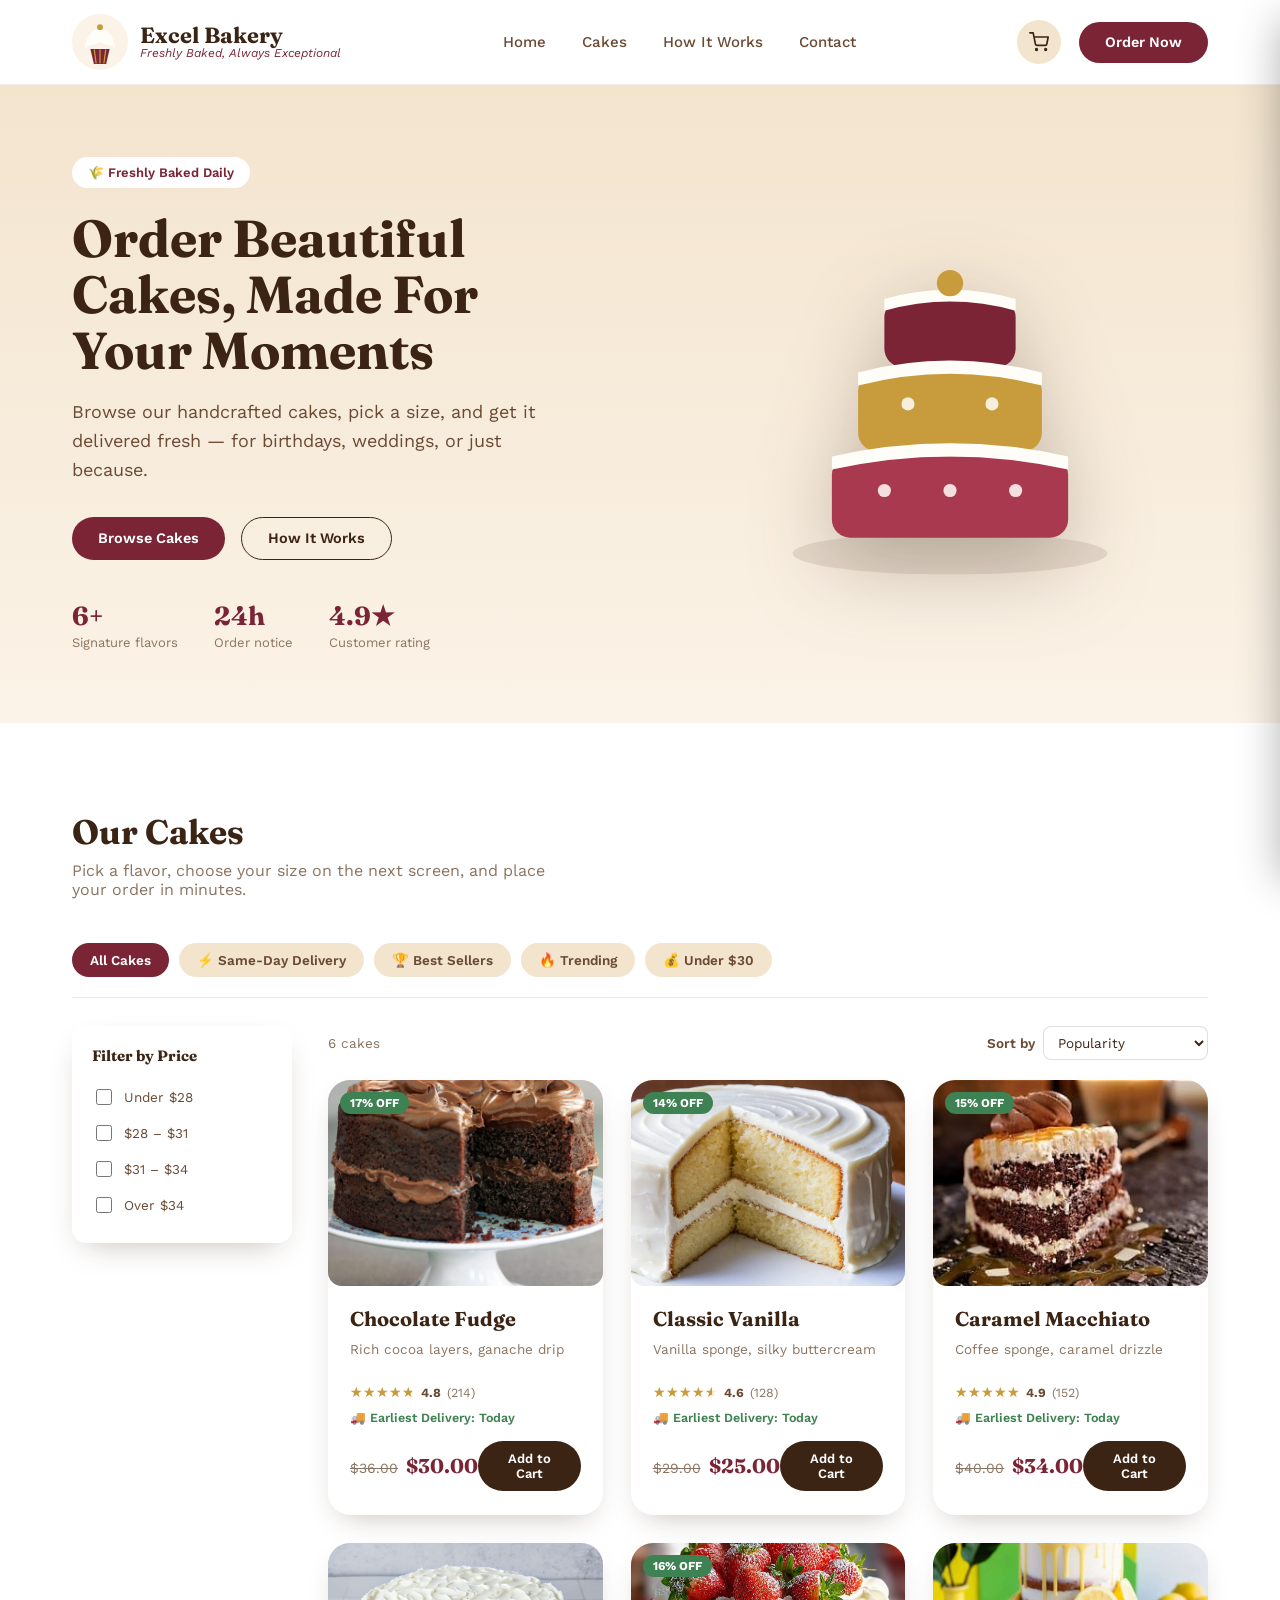
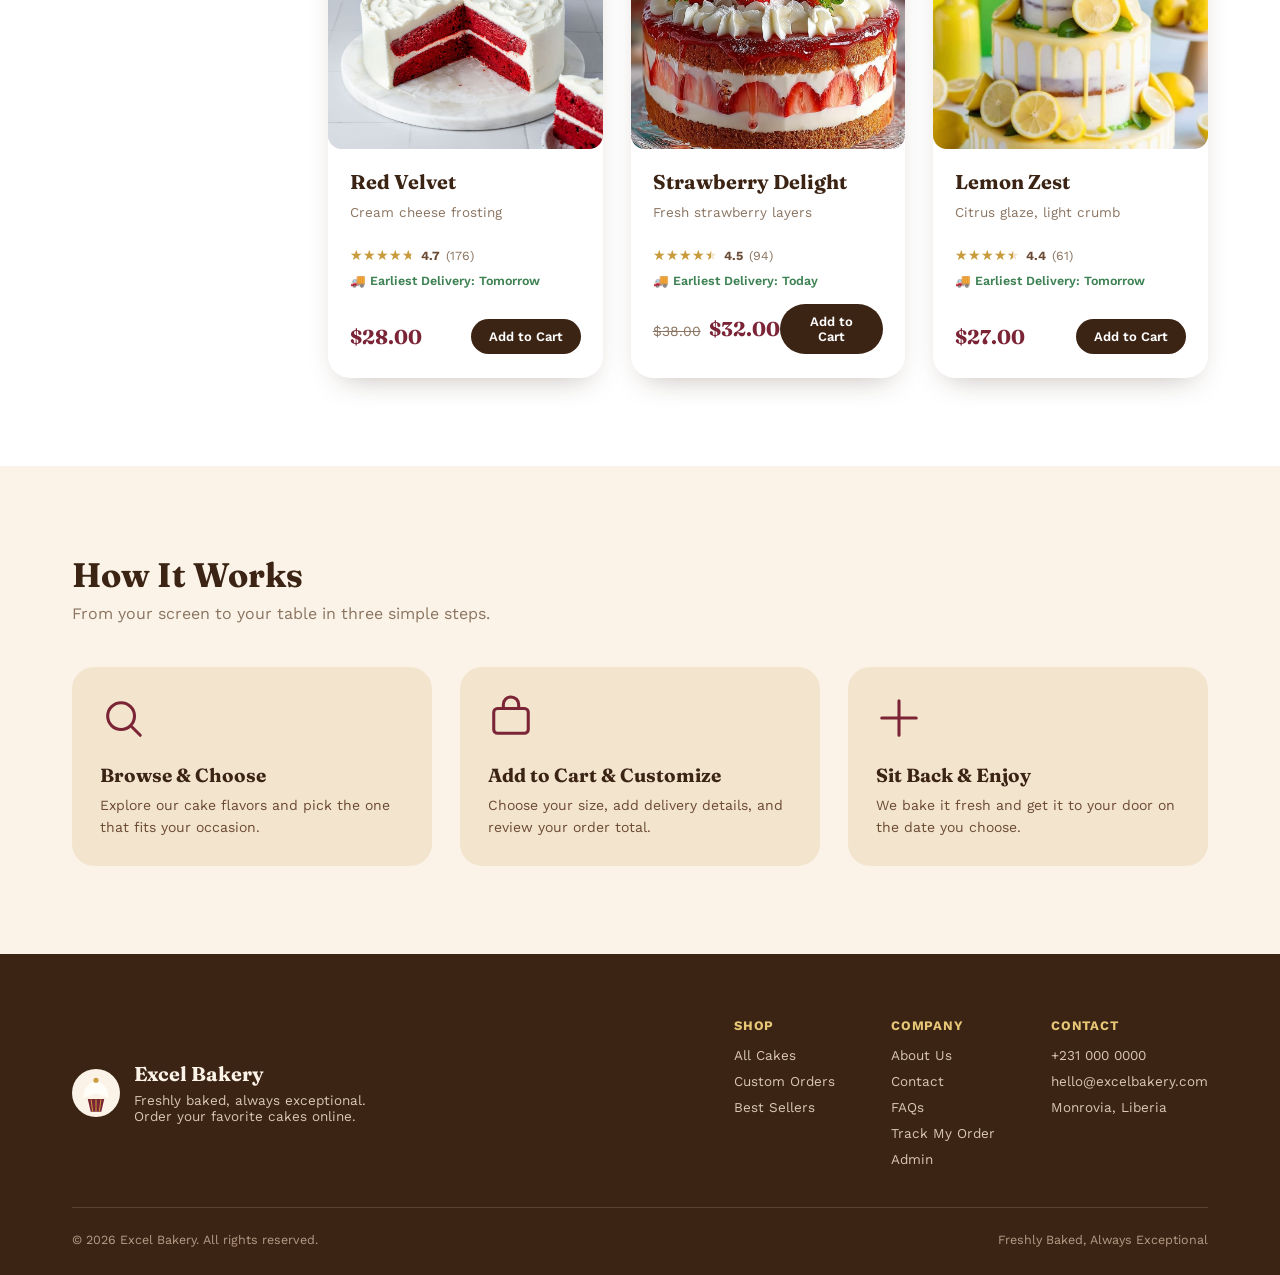
<file: index.html>
<!DOCTYPE html>
<html lang="en">
<head>
<meta charset="UTF-8">
<meta name="viewport" content="width=device-width, initial-scale=1.0">
<title>Excel Bakery — Freshly Baked, Always Exceptional</title>
<meta name="description" content="Order handcrafted cakes online from Excel Bakery. Browse flavors, customize your order, and get it delivered fresh.">
<link rel="icon" type="image/svg+xml" href="[data-uri]">
<link rel="stylesheet" href="css/style.css">
</head>
<body>

<!-- ===================== HEADER ===================== -->
<header class="site-header">
  <div class="container">
    <a href="#" class="brand">
      <img src="[data-uri]" alt="Excel Bakery logo">
      <span class="brand-text">
        <span class="name">Excel Bakery</span>
        <span class="tag">Freshly Baked, Always Exceptional</span>
      </span>
    </a>

    <nav class="main-nav" aria-label="Primary">
      <a href="#home">Home</a>
      <a href="#cakes">Cakes</a>
      <a href="#how-it-works">How It Works</a>
      <a href="#contact">Contact</a>
    </nav>

    <div class="header-actions">
      <button type="button" class="cart-btn" id="open-cart-btn" aria-label="Open cart">
        <svg viewBox="0 0 24 24" fill="none" stroke="currentColor" stroke-width="2" stroke-linecap="round" stroke-linejoin="round">
          <circle cx="9" cy="21" r="1"></circle>
          <circle cx="20" cy="21" r="1"></circle>
          <path d="M1 1h4l2.68 13.39a2 2 0 0 0 2 1.61h9.72a2 2 0 0 0 2-1.61L23 6H6"></path>
        </svg>
        <span class="cart-count" id="cart-count">0</span>
      </button>
      <a href="#cakes" class="btn btn-primary">Order Now</a>
    </div>
  </div>
</header>

<!-- ===================== HERO ===================== -->
<section class="hero" id="home">
  <div class="container">
    <div class="hero-copy">
      <span class="eyebrow-chip">🌾 Freshly Baked Daily</span>
      <h1>Order Beautiful Cakes, Made For Your Moments</h1>
      <p class="lede">Browse our handcrafted cakes, pick a size, and get it delivered fresh — for birthdays, weddings, or just because.</p>
      <div class="hero-ctas">
        <a href="#cakes" class="btn btn-primary">Browse Cakes</a>
        <a href="#how-it-works" class="btn btn-outline">How It Works</a>
      </div>
      <div class="hero-stats">
        <div><strong>6+</strong><span>Signature flavors</span></div>
        <div><strong>24h</strong><span>Order notice</span></div>
        <div><strong>4.9★</strong><span>Customer rating</span></div>
      </div>
    </div>
    <div class="hero-art">
      <svg class="cake-illustration" viewBox="0 0 320 300" xmlns="http://www.w3.org/2000/svg">
        <ellipse cx="160" cy="264" rx="120" ry="16" fill="#3C2415" opacity="0.10"/>
        <rect x="70" y="190" width="180" height="62" rx="14" fill="#A9394E"/>
        <rect x="90" y="126" width="140" height="60" rx="14" fill="#C89B3C"/>
        <rect x="110" y="70" width="100" height="52" rx="14" fill="#7A2436"/>
        <path d="M70 190 Q160 170 250 190 L250 200 Q160 180 70 200 Z" fill="#FFFDF8"/>
        <path d="M90 126 Q160 108 230 126 L230 136 Q160 118 90 136 Z" fill="#FFFDF8"/>
        <path d="M110 70 Q160 56 210 70 L210 79 Q160 65 110 79 Z" fill="#FFFDF8"/>
        <circle cx="160" cy="58" r="10" fill="#C89B3C"/>
        <circle cx="128" cy="150" r="5" fill="#FFFDF8" opacity="0.85"/>
        <circle cx="192" cy="150" r="5" fill="#FFFDF8" opacity="0.85"/>
        <circle cx="110" cy="216" r="5" fill="#FFFDF8" opacity="0.85"/>
        <circle cx="210" cy="216" r="5" fill="#FFFDF8" opacity="0.85"/>
        <circle cx="160" cy="216" r="5" fill="#FFFDF8" opacity="0.85"/>
      </svg>
    </div>
  </div>
</section>

<!-- ===================== CATALOG ===================== -->
<section class="section alt" id="cakes">
  <div class="container">
    <div class="section-head">
      <div>
        <h2>Our Cakes</h2>
        <p>Pick a flavor, choose your size on the next screen, and place your order in minutes.</p>
      </div>
    </div>

    <div class="express-bar" role="group" aria-label="Quick filters">
      <button type="button" class="express-chip active" data-filter="all">All Cakes</button>
      <button type="button" class="express-chip" data-filter="express">⚡ Same-Day Delivery</button>
      <button type="button" class="express-chip" data-filter="bestseller">🏆 Best Sellers</button>
      <button type="button" class="express-chip" data-filter="trending">🔥 Trending</button>
      <button type="button" class="express-chip" data-filter="under30">💰 Under $30</button>
    </div>

    <div class="catalog-layout">
      <aside class="catalog-sidebar" aria-label="Filter by price">
        <h4>Filter by Price</h4>
        <label class="price-filter-option"><input type="checkbox" class="price-filter" value="under28"> Under $28</label>
        <label class="price-filter-option"><input type="checkbox" class="price-filter" value="28-31"> $28 – $31</label>
        <label class="price-filter-option"><input type="checkbox" class="price-filter" value="31-34"> $31 – $34</label>
        <label class="price-filter-option"><input type="checkbox" class="price-filter" value="over34"> Over $34</label>
      </aside>

      <div class="catalog-main">
        <div class="catalog-toolbar">
          <span id="result-count"></span>
          <label class="sort-control">Sort by
            <select id="sort-select">
              <option value="popularity">Popularity</option>
              <option value="price-asc">Price: Low to High</option>
              <option value="price-desc">Price: High to Low</option>
              <option value="bestseller">Best Seller</option>
              <option value="trending">Trending</option>
            </select>
          </label>
        </div>
        <div class="cake-grid" id="cake-grid"><!-- filled by script.js --></div>
        <p id="no-results" hidden>No cakes match these filters.</p>
      </div>
    </div>
  </div>
</section>

<!-- ===================== HOW IT WORKS ===================== -->
<section class="section" id="how-it-works">
  <div class="container">
    <div class="section-head">
      <div>
        <h2>How It Works</h2>
        <p>From your screen to your table in three simple steps.</p>
      </div>
    </div>
    <div class="steps">
      <div class="step-card">
        <svg class="step-icon" viewBox="0 0 24 24" fill="none" stroke="#7A2436" stroke-width="1.6"><circle cx="11" cy="11" r="7"/><path d="M21 21l-4.3-4.3" stroke-linecap="round"/></svg>
        <h3>Browse & Choose</h3>
        <p>Explore our cake flavors and pick the one that fits your occasion.</p>
      </div>
      <div class="step-card">
        <svg class="step-icon" viewBox="0 0 24 24" fill="none" stroke="#7A2436" stroke-width="1.6"><rect x="3" y="7" width="18" height="13" rx="2"/><path d="M8 7V5a4 4 0 0 1 8 0v2" stroke-linecap="round"/></svg>
        <h3>Add to Cart & Customize</h3>
        <p>Choose your size, add delivery details, and review your order total.</p>
      </div>
      <div class="step-card">
        <svg class="step-icon" viewBox="0 0 24 24" fill="none" stroke="#7A2436" stroke-width="1.6"><path d="M3 12h18M12 3v18" stroke-linecap="round"/></svg>
        <h3>Sit Back & Enjoy</h3>
        <p>We bake it fresh and get it to your door on the date you choose.</p>
      </div>
    </div>
  </div>
</section>

<!-- ===================== FOOTER ===================== -->
<footer class="site-footer" id="contact">
  <div class="container">
    <div class="footer-top">
      <div class="footer-brand">
        <img src="[data-uri]" alt="Excel Bakery logo">
        <div>
          <div class="name">Excel Bakery</div>
          <p>Freshly baked, always exceptional. Order your favorite cakes online.</p>
        </div>
      </div>
      <div class="footer-links">
        <div>
          <h4>Shop</h4>
          <ul>
            <li><a href="#cakes">All Cakes</a></li>
            <li><a href="#cakes">Custom Orders</a></li>
            <li><a href="#cakes">Best Sellers</a></li>
          </ul>
        </div>
        <div>
          <h4>Company</h4>
          <ul>
            <li><a href="#home">About Us</a></li>
            <li><a href="#contact">Contact</a></li>
            <li><a href="#how-it-works">FAQs</a></li>
            <li><a href="check-booking.html">Track My Order</a></li>
            <li><a href="admin.html">Admin</a></li>
          </ul>
        </div>
        <div>
          <h4>Contact</h4>
          <ul>
            <li>+231 000 0000</li>
            <li>hello@excelbakery.com</li>
            <li>Monrovia, Liberia</li>
          </ul>
        </div>
      </div>
    </div>
    <div class="footer-bottom">
      <span>© 2026 Excel Bakery. All rights reserved.</span>
      <span>Freshly Baked, Always Exceptional</span>
    </div>
  </div>
</footer>

<!-- ===================== CART DRAWER ===================== -->
<div class="overlay" id="overlay"></div>
<aside class="cart-drawer" id="cart-drawer" aria-label="Shopping cart">

  <!-- Step 1: Cart items -->
  <div class="cart-step active" id="step-cart">
    <div class="cart-drawer-header">
      <h2>Your Cart</h2>
      <button type="button" class="close-btn" id="close-cart-btn" aria-label="Close cart">✕</button>
    </div>
    <div class="cart-drawer-body" id="cart-items"><!-- filled by script.js --></div>
    <div class="cart-drawer-footer">
      <div class="summary-row"><span>Subtotal</span><span id="subtotal-value">$0.00</span></div>
      <div class="summary-row"><span>Delivery Fee</span><span id="delivery-value">$0.00</span></div>
      <div class="summary-row total"><span>Total</span><span id="total-value">$0.00</span></div>
      <button type="button" class="btn btn-primary btn-block" id="checkout-btn" style="margin-top:16px;">Checkout</button>
    </div>
  </div>

  <!-- Step 2: Checkout form -->
  <div class="cart-step" id="step-checkout">
    <div class="cart-drawer-header">
      <h2>Delivery Details</h2>
      <button type="button" class="close-btn" id="close-cart-btn-2" onclick="document.getElementById('close-cart-btn').click()" aria-label="Close cart">✕</button>
    </div>
    <form class="cart-drawer-body" id="checkout-form" style="flex:1;">
      <a href="#" class="back-link" id="back-to-cart">← Back to cart</a>
      <div class="field">
        <label for="cust-name">Full Name</label>
        <input type="text" id="cust-name" name="name" required placeholder="Jane Doe">
      </div>
      <div class="field">
        <label for="cust-phone">Phone Number</label>
        <input type="tel" id="cust-phone" name="phone" required placeholder="+231 00 000 0000">
      </div>
      <div class="field">
        <label for="cust-address">Delivery Address</label>
        <input type="text" id="cust-address" name="address" required placeholder="Street, city">
      </div>
      <div class="field">
        <label for="cust-notes">Notes (optional)</label>
        <textarea id="cust-notes" name="notes" placeholder="Delivery date, cake message, allergies…"></textarea>
      </div>
      <p class="lookup-status" id="checkout-status"></p>
      <button type="submit" class="btn btn-primary btn-block" id="checkout-submit-btn">Place Order</button>
    </form>
  </div>

  <!-- Step 3: Confirmation -->
  <div class="cart-step" id="step-confirm">
    <div class="cart-drawer-header">
      <h2>Order Placed</h2>
      <button type="button" class="close-btn" onclick="document.getElementById('close-cart-btn').click()" aria-label="Close cart">✕</button>
    </div>
    <div class="confirm-step active">
      <div class="check-badge">✓</div>
      <h3>Thank you!</h3>
      <p>Your order has been received. We'll reach out to confirm delivery details.</p>
      <div class="order-ref">Order <span id="order-ref"></span></div>
      <p style="font-size:12.5px;color:var(--ink-muted);">You can check its status anytime on the <a href="check-booking.html" style="color:var(--burgundy);font-weight:600;">Track My Order</a> page using this reference and your phone number.</p>
      <button type="button" class="btn btn-outline" id="new-order-btn" style="margin-top:10px;">Place Another Order</button>
    </div>
  </div>

</aside>

<script src="js/script.js"></script>
</body>
</html>
</file>
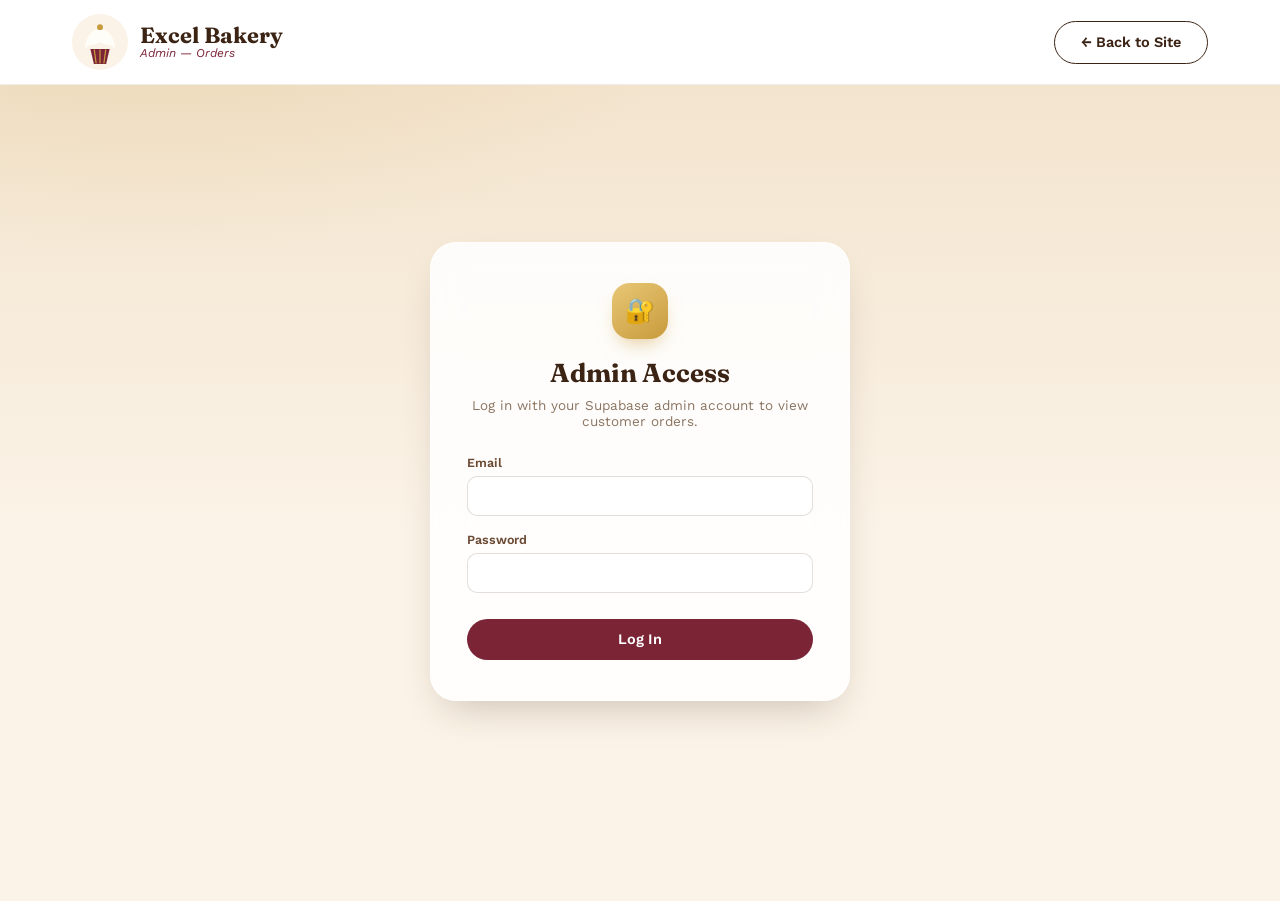
<file: admin.html>
<!DOCTYPE html>
<html lang="en">
<head>
<meta charset="UTF-8">
<meta name="viewport" content="width=device-width, initial-scale=1.0">
<title>Admin | Excel Bakery</title>
<meta name="robots" content="noindex, nofollow">
<link rel="icon" type="image/svg+xml" href="[data-uri]">
<link rel="stylesheet" href="css/style.css">
</head>
<body>

<!-- ===================== HEADER ===================== -->
<header class="site-header">
  <div class="container">
    <a href="index.html" class="brand">
      <img src="[data-uri]" alt="Excel Bakery logo">
      <span class="brand-text">
        <span class="name">Excel Bakery</span>
        <span class="tag">Admin — Orders</span>
      </span>
    </a>
    <div class="header-actions">
      <a href="index.html" class="btn btn-outline">← Back to Site</a>
    </div>
  </div>
</header>

<!-- ===================== ADMIN ===================== -->
<section class="admin-page">

  <!-- Logged out: login form -->
  <div id="admin-login-view" class="admin-login-shell">
    <div class="admin-login-card">
      <div class="admin-login-badge">🔐</div>
      <h2>Admin Access</h2>
      <p>Log in with your Supabase admin account to view customer orders.</p>
      <form id="login-form">
        <div class="field">
          <label for="login-email">Email</label>
          <input type="email" id="login-email" autocomplete="username" required>
        </div>
        <div class="field">
          <label for="login-password">Password</label>
          <input type="password" id="login-password" autocomplete="current-password" required>
        </div>
        <p class="lookup-status" id="login-status"></p>
        <button type="submit" class="btn btn-primary btn-block">Log In</button>
      </form>
    </div>
  </div>

  <!-- Logged in: orders dashboard -->
  <div id="admin-orders-view" class="hidden">
    <div class="container">

      <div class="admin-header-row">
        <div>
          <h1>Orders</h1>
          <p class="admin-note" id="admin-note"></p>
        </div>
        <div class="admin-toolbar-actions">
          <button type="button" class="admin-pill-btn" id="refresh-btn">↻ Refresh</button>
          <button type="button" class="admin-pill-btn ghost" id="logout-btn">Log Out</button>
        </div>
      </div>

      <div class="admin-summary-cards">
        <div class="summary-card accent-gold">
          <span class="summary-icon">📦</span>
          <div>
            <strong id="stat-total">0</strong>
            <span>Total Orders</span>
          </div>
        </div>
        <div class="summary-card accent-amber">
          <span class="summary-icon">🕓</span>
          <div>
            <strong id="stat-new">0</strong>
            <span>New / Unfulfilled</span>
          </div>
        </div>
        <div class="summary-card accent-green">
          <span class="summary-icon">💰</span>
          <div>
            <strong id="stat-revenue">$0.00</strong>
            <span>Revenue (non-cancelled)</span>
          </div>
        </div>
      </div>

      <div class="filter-chips" id="filter-chips">
        <button type="button" class="filter-chip active" data-status="all">All</button>
        <button type="button" class="filter-chip" data-status="new">New</button>
        <button type="button" class="filter-chip" data-status="fulfilled">Fulfilled</button>
        <button type="button" class="filter-chip" data-status="cancelled">Cancelled</button>
      </div>

      <div class="orders-table-wrap" id="orders-table-wrap">
        <table class="orders-table">
          <thead>
            <tr>
              <th>Status</th>
              <th>Order Ref</th>
              <th>Customer</th>
              <th>Items</th>
              <th>Total</th>
              <th>Placed</th>
              <th>Actions</th>
            </tr>
          </thead>
          <tbody id="orders-table-body"></tbody>
        </table>
      </div>

      <p class="admin-empty" id="orders-empty" style="display:none;">No orders yet.</p>
    </div>
  </div>

</section>

<script>
'use strict';

// Same project config as js/script.js.
const SUPABASE_URL = 'https://btbykqususlhajdahrpg.supabase.co';
const SUPABASE_ANON_KEY = 'sb_publishable_pgAOYkhhIOALErwSJg1Hzw_p_-s2gHl';

const SESSION_KEY = 'excel_bakery_admin_session';
let loadedOrders = [];
let activeFilter = 'all';

// ---------- Session ----------

function saveSession(session) {
  sessionStorage.setItem(SESSION_KEY, JSON.stringify(session));
}
function loadSession() {
  try {
    return JSON.parse(sessionStorage.getItem(SESSION_KEY));
  } catch {
    return null;
  }
}
function clearSession() {
  sessionStorage.removeItem(SESSION_KEY);
}

// Logs an admin in against Supabase Auth using plain fetch (no SDK required).
async function login(email, password) {
  const res = await fetch(`${SUPABASE_URL}/auth/v1/token?grant_type=password`, {
    method: 'POST',
    headers: { apikey: SUPABASE_ANON_KEY, 'Content-Type': 'application/json' },
    body: JSON.stringify({ email, password }),
  });
  const data = await res.json();
  if (!res.ok) throw new Error(data.error_description || data.msg || 'Login failed.');
  return { accessToken: data.access_token, email };
}

function showLoggedIn(isLoggedIn) {
  document.getElementById('admin-login-view').classList.toggle('hidden', isLoggedIn);
  document.getElementById('admin-orders-view').classList.toggle('hidden', !isLoggedIn);
}

// ---------- Formatting ----------

function formatPlacedAt(iso) {
  if (!iso) return '—';
  return new Date(iso).toLocaleString('en-US', {
    year: 'numeric', month: 'short', day: 'numeric', hour: 'numeric', minute: '2-digit',
  });
}

// ---------- Rendering ----------

function renderSummary(orders) {
  const nonCancelled = orders.filter((o) => (o.status || 'new') !== 'cancelled');
  const revenue = nonCancelled.reduce((sum, o) => sum + Number(o.total || 0), 0);

  document.getElementById('stat-total').textContent = orders.length;
  document.getElementById('stat-new').textContent = orders.filter((o) => (o.status || 'new') === 'new').length;
  document.getElementById('stat-revenue').textContent = `$${revenue.toFixed(2)}`;
}

function renderOrdersTable() {
  renderSummary(loadedOrders);

  const filtered = activeFilter === 'all'
    ? loadedOrders
    : loadedOrders.filter((o) => (o.status || 'new') === activeFilter);

  const tbody = document.getElementById('orders-table-body');
  const wrap = document.getElementById('orders-table-wrap');
  const empty = document.getElementById('orders-empty');

  if (!filtered.length) {
    wrap.style.display = 'none';
    empty.style.display = 'block';
    empty.textContent = loadedOrders.length ? 'No orders match this filter.' : 'No orders have been placed yet.';
    return;
  }

  wrap.style.display = 'block';
  empty.style.display = 'none';

  tbody.innerHTML = filtered.map((order) => {
    const status = order.status || 'new';
    const itemsList = (order.items || [])
      .map((item) => `<li>${item.qty} × ${item.name}</li>`)
      .join('');

    return `
      <tr data-ref="${order.ref}">
        <td><span class="status-pill ${status}">${status}</span></td>
        <td>${order.ref}</td>
        <td>
          <strong>${order.name || '—'}</strong><br>
          ${order.phone || '—'}<br>
          <span style="color:var(--ink-muted);">${order.address || '—'}</span>
        </td>
        <td><ul class="order-items-list">${itemsList}</ul></td>
        <td>$${Number(order.total || 0).toFixed(2)}</td>
        <td>${formatPlacedAt(order.placed_at)}</td>
        <td>
          <div class="row-actions">
            ${status !== 'fulfilled' ? `<button type="button" class="btn-fulfill" data-action="fulfill">Mark Fulfilled</button>` : ''}
            ${status !== 'cancelled' ? `<button type="button" class="btn-cancel" data-action="cancel">Cancel</button>` : ''}
            <button type="button" class="btn-delete" data-action="delete">Delete</button>
          </div>
        </td>
      </tr>`;
  }).join('');
}

// ---------- Data ----------

// Row Level Security on the `orders` table only allows authenticated reads (see README),
// so this request is rejected unless accessToken belongs to a real logged-in admin.
async function loadOrders() {
  const note = document.getElementById('admin-note');
  const session = loadSession();
  if (!session) return;

  note.textContent = 'Loading orders…';
  try {
    const res = await fetch(`${SUPABASE_URL}/rest/v1/orders?select=*&order=placed_at.desc`, {
      headers: { apikey: SUPABASE_ANON_KEY, Authorization: `Bearer ${session.accessToken}` },
    });
    const data = await res.json();
    if (!res.ok) throw new Error(data.message || 'Failed to load orders.');
    loadedOrders = data;
    renderOrdersTable();
    note.textContent = `${data.length} order(s) loaded — logged in as ${session.email}.`;
  } catch (err) {
    note.textContent = `Error: ${err.message}`;
  }
}

async function updateOrderStatus(ref, status) {
  const note = document.getElementById('admin-note');
  const session = loadSession();
  if (!session) return;

  try {
    const res = await fetch(`${SUPABASE_URL}/rest/v1/orders?ref=eq.${encodeURIComponent(ref)}`, {
      method: 'PATCH',
      headers: {
        apikey: SUPABASE_ANON_KEY,
        Authorization: `Bearer ${session.accessToken}`,
        'Content-Type': 'application/json',
        Prefer: 'return=minimal',
      },
      body: JSON.stringify({ status }),
    });
    if (!res.ok) {
      const data = await res.json().catch(() => ({}));
      throw new Error(data.message || 'Failed to update order.');
    }
    await loadOrders();
  } catch (err) {
    note.textContent = `Error: ${err.message}`;
  }
}

async function deleteOrder(ref) {
  const note = document.getElementById('admin-note');
  const session = loadSession();
  if (!session) return;

  try {
    const res = await fetch(`${SUPABASE_URL}/rest/v1/orders?ref=eq.${encodeURIComponent(ref)}`, {
      method: 'DELETE',
      headers: { apikey: SUPABASE_ANON_KEY, Authorization: `Bearer ${session.accessToken}` },
    });
    if (!res.ok) {
      const data = await res.json().catch(() => ({}));
      throw new Error(data.message || 'Failed to delete order.');
    }
    await loadOrders();
  } catch (err) {
    note.textContent = `Error: ${err.message}`;
  }
}

// ---------- Wiring ----------

document.addEventListener('DOMContentLoaded', () => {
  document.getElementById('login-form').addEventListener('submit', async (event) => {
    event.preventDefault();
    const status = document.getElementById('login-status');
    const email = document.getElementById('login-email').value.trim();
    const password = document.getElementById('login-password').value;
    status.textContent = 'Logging in…';
    try {
      const session = await login(email, password);
      saveSession(session);
      status.textContent = '';
      showLoggedIn(true);
      loadOrders();
    } catch (err) {
      status.textContent = err.message;
    }
  });

  document.getElementById('logout-btn').addEventListener('click', () => {
    clearSession();
    showLoggedIn(false);
  });

  document.getElementById('refresh-btn').addEventListener('click', loadOrders);

  document.getElementById('filter-chips').addEventListener('click', (event) => {
    const btn = event.target.closest('.filter-chip');
    if (!btn) return;
    document.querySelectorAll('.filter-chip').forEach((b) => b.classList.remove('active'));
    btn.classList.add('active');
    activeFilter = btn.dataset.status;
    renderOrdersTable();
  });

  document.getElementById('orders-table-body').addEventListener('click', (event) => {
    const btn = event.target.closest('button[data-action]');
    if (!btn) return;
    const ref = btn.closest('tr').dataset.ref;
    const action = btn.dataset.action;

    if (action === 'fulfill') updateOrderStatus(ref, 'fulfilled');
    if (action === 'cancel') updateOrderStatus(ref, 'cancelled');
    if (action === 'delete') {
      if (confirm(`Delete order ${ref}? This cannot be undone.`)) deleteOrder(ref);
    }
  });

  const existingSession = loadSession();
  showLoggedIn(!!existingSession);
  if (existingSession) loadOrders();
});
</script>
</body>
</html>
</file>
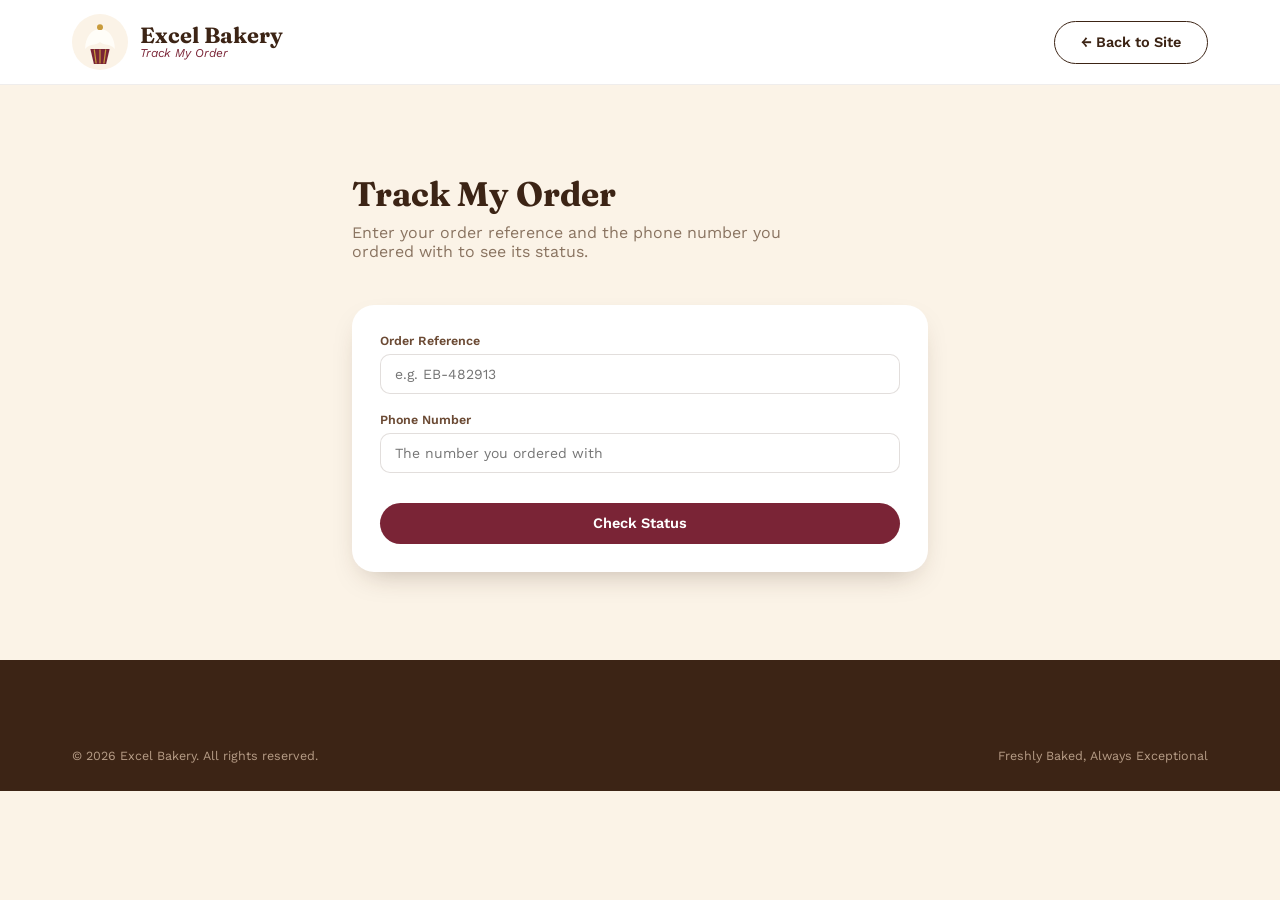
<file: check-booking.html>
<!DOCTYPE html>
<html lang="en">
<head>
<meta charset="UTF-8">
<meta name="viewport" content="width=device-width, initial-scale=1.0">
<title>Track My Order | Excel Bakery</title>
<meta name="description" content="Look up your Excel Bakery order status using your order reference and phone number.">
<link rel="icon" type="image/svg+xml" href="[data-uri]">
<link rel="stylesheet" href="css/style.css">
</head>
<body>

<!-- ===================== HEADER ===================== -->
<header class="site-header">
  <div class="container">
    <a href="index.html" class="brand">
      <img src="[data-uri]" alt="Excel Bakery logo">
      <span class="brand-text">
        <span class="name">Excel Bakery</span>
        <span class="tag">Track My Order</span>
      </span>
    </a>
    <div class="header-actions">
      <a href="index.html" class="btn btn-outline">← Back to Site</a>
    </div>
  </div>
</header>

<!-- ===================== LOOKUP ===================== -->
<section class="section lookup-page">
  <div class="container lookup-container">

    <div class="section-head">
      <div>
        <h2>Track My Order</h2>
        <p>Enter your order reference and the phone number you ordered with to see its status.</p>
      </div>
    </div>

    <form class="lookup-form" id="lookup-form">
      <div class="field">
        <label for="lookup-ref">Order Reference</label>
        <input type="text" id="lookup-ref" placeholder="e.g. EB-482913" required>
      </div>
      <div class="field">
        <label for="lookup-phone">Phone Number</label>
        <input type="tel" id="lookup-phone" placeholder="The number you ordered with" required>
      </div>
      <p class="lookup-status" id="lookup-status"></p>
      <button type="submit" class="btn btn-primary btn-block">Check Status</button>
    </form>

    <div class="invoice-card hidden" id="invoice-card">
      <div class="invoice-head">
        <h3>Order Invoice</h3>
        <span class="status-pill" id="inv-status"></span>
      </div>
      <div class="invoice-ref">Reference: <strong id="inv-ref"></strong></div>

      <dl class="summary-list">
        <dt>Name</dt><dd id="inv-name"></dd>
        <dt>Delivery Address</dt><dd id="inv-address"></dd>
        <dt>Placed</dt><dd id="inv-placed"></dd>
      </dl>

      <ul class="order-items-list" id="inv-items"></ul>

      <div class="summary-row"><span>Subtotal</span><span id="inv-subtotal"></span></div>
      <div class="summary-row"><span>Delivery Fee</span><span id="inv-delivery"></span></div>
      <div class="summary-row total"><span>Total</span><span id="inv-total"></span></div>

      <div class="invoice-actions no-print">
        <button type="button" class="btn btn-outline" id="print-invoice-btn">Print Invoice</button>
        <button type="button" class="btn btn-outline" id="lookup-another-btn">Check Another Order</button>
      </div>
    </div>

  </div>
</section>

<!-- ===================== FOOTER ===================== -->
<footer class="site-footer">
  <div class="container footer-bottom">
    <span>© 2026 Excel Bakery. All rights reserved.</span>
    <span>Freshly Baked, Always Exceptional</span>
  </div>
</footer>

<script>
'use strict';

// Same project config as js/script.js.
const SUPABASE_URL = 'https://btbykqususlhajdahrpg.supabase.co';
const SUPABASE_ANON_KEY = 'sb_publishable_pgAOYkhhIOALErwSJg1Hzw_p_-s2gHl';

function formatPlacedAt(iso) {
  if (!iso) return '—';
  return new Date(iso).toLocaleString('en-US', {
    year: 'numeric', month: 'short', day: 'numeric', hour: 'numeric', minute: '2-digit',
  });
}

// Looks up a single order via a security-definer RPC — this only ever returns a row when
// both the reference AND the phone number match, so no one can browse other customers' data.
async function lookupOrder(ref, phone) {
  const res = await fetch(`${SUPABASE_URL}/rest/v1/rpc/get_order_status`, {
    method: 'POST',
    headers: { apikey: SUPABASE_ANON_KEY, 'Content-Type': 'application/json' },
    body: JSON.stringify({ p_ref: ref, p_phone: phone }),
  });
  const data = await res.json();
  if (!res.ok) throw new Error(data.message || 'Lookup failed. Please try again.');
  return data[0] || null;
}

function renderInvoice(order) {
  const status = order.status || 'new';
  document.getElementById('inv-status').textContent = status;
  document.getElementById('inv-status').className = `status-pill ${status}`;
  document.getElementById('inv-ref').textContent = order.ref;
  document.getElementById('inv-name').textContent = order.name || '—';
  document.getElementById('inv-address').textContent = order.address || '—';
  document.getElementById('inv-placed').textContent = formatPlacedAt(order.placed_at);

  document.getElementById('inv-items').innerHTML = (order.items || [])
    .map((item) => `<li>${item.qty} × ${item.name} — $${(item.price * item.qty).toFixed(2)}</li>`)
    .join('');

  document.getElementById('inv-subtotal').textContent = `$${Number(order.subtotal || 0).toFixed(2)}`;
  document.getElementById('inv-delivery').textContent = `$${Number(order.delivery_fee || 0).toFixed(2)}`;
  document.getElementById('inv-total').textContent = `$${Number(order.total || 0).toFixed(2)}`;

  document.getElementById('invoice-card').classList.remove('hidden');
}

document.getElementById('lookup-form').addEventListener('submit', async (event) => {
  event.preventDefault();
  const status = document.getElementById('lookup-status');
  const ref = document.getElementById('lookup-ref').value.trim();
  const phone = document.getElementById('lookup-phone').value.trim();

  document.getElementById('invoice-card').classList.add('hidden');

  if (!ref || !phone) {
    status.textContent = 'Please enter both your order reference and phone number.';
    return;
  }

  status.textContent = 'Looking up your order…';
  try {
    const order = await lookupOrder(ref, phone);
    if (!order) {
      status.textContent = 'No order found with that reference and phone number. Please double-check both.';
      return;
    }
    status.textContent = '';
    renderInvoice(order);
  } catch (err) {
    status.textContent = err.message;
  }
});

document.getElementById('print-invoice-btn').addEventListener('click', () => window.print());

document.getElementById('lookup-another-btn').addEventListener('click', () => {
  document.getElementById('lookup-form').reset();
  document.getElementById('invoice-card').classList.add('hidden');
  document.getElementById('lookup-status').textContent = '';
});
</script>
</body>
</html>
</file>
<file: css/style.css>
/* ============================================
   Excel Bakery — Static Site Styles
   Palette pulled from the brand logo:
   deep chocolate brown, warm gold, cream, burgundy accent
   ============================================ */

@import url('https://fonts.googleapis.com/css2?family=Fraunces:opsz,wght@9..144,400;9..144,600;9..144,700&family=Work+Sans:wght@400;500;600;700&display=swap');

:root {
  --cream: #FBF3E7;
  --cream-deep: #F3E4CE;
  --brown: #3C2415;
  --brown-soft: #6B4A34;
  --gold: #C89B3C;
  --gold-light: #E8C776;
  --burgundy: #7A2436;
  --burgundy-light: #9B4256;
  --white: #FFFFFF;
  --ink-muted: #8A7461;
  --success: #3E8253;

  --font-display: 'Fraunces', serif;
  --font-body: 'Work Sans', sans-serif;

  --radius-lg: 22px;
  --radius-md: 14px;
  --radius-sm: 8px;

  --shadow-card: 0 12px 30px -14px rgba(60, 36, 21, 0.35);
  --shadow-float: 0 18px 40px -16px rgba(60, 36, 21, 0.28);
  --shadow-float-hover: 0 24px 50px -14px rgba(60, 36, 21, 0.36);
}

* { box-sizing: border-box; }

html { scroll-behavior: smooth; }

body {
  margin: 0;
  font-family: var(--font-body);
  background: var(--cream);
  color: var(--brown);
  -webkit-font-smoothing: antialiased;
}

img { max-width: 100%; display: block; }

a { color: inherit; text-decoration: none; }

button { font-family: inherit; cursor: pointer; border: none; background: none; }

:focus-visible {
  outline: 3px solid var(--burgundy);
  outline-offset: 2px;
}

.container {
  max-width: 1200px;
  margin: 0 auto;
  padding: 0 32px;
}

/* ---------- Header ---------- */

.site-header {
  position: sticky;
  top: 0;
  z-index: 40;
  background: var(--white);
  border-bottom: 1px solid rgba(60, 36, 21, 0.08);
}

.site-header .container {
  display: flex;
  align-items: center;
  justify-content: space-between;
  gap: 24px;
  padding-top: 14px;
  padding-bottom: 14px;
}

.brand {
  display: flex;
  align-items: center;
  gap: 12px;
}

.brand img {
  height: 56px;
  width: 56px;
  object-fit: contain;
}

.brand-text {
  display: flex;
  flex-direction: column;
  line-height: 1.05;
}

.brand-text .name {
  font-family: var(--font-display);
  font-weight: 700;
  font-size: 22px;
  color: var(--brown);
}

.brand-text .tag {
  font-size: 12px;
  color: var(--burgundy);
  font-style: italic;
}

.main-nav {
  display: flex;
  align-items: center;
  gap: 36px;
}

.main-nav a {
  font-size: 15px;
  font-weight: 500;
  color: var(--brown-soft);
  position: relative;
  padding: 4px 0;
}

.main-nav a:hover { color: var(--burgundy); }

.header-actions {
  display: flex;
  align-items: center;
  gap: 18px;
}

.cart-btn {
  position: relative;
  display: flex;
  align-items: center;
  justify-content: center;
  width: 44px;
  height: 44px;
  border-radius: 50%;
  background: var(--cream-deep);
  color: var(--brown);
}

.cart-btn svg { width: 20px; height: 20px; }

.cart-count {
  position: absolute;
  top: -4px;
  right: -4px;
  background: var(--burgundy);
  color: var(--white);
  font-size: 11px;
  font-weight: 700;
  min-width: 18px;
  height: 18px;
  border-radius: 999px;
  display: flex;
  align-items: center;
  justify-content: center;
  padding: 0 4px;
}

.btn {
  display: inline-flex;
  align-items: center;
  justify-content: center;
  gap: 8px;
  padding: 12px 26px;
  border-radius: 999px;
  font-weight: 600;
  font-size: 14.5px;
  transition: transform 0.15s ease, box-shadow 0.15s ease;
}

.btn-primary {
  background: var(--burgundy);
  color: var(--white);
}

.btn-primary:hover { box-shadow: 0 8px 20px -8px rgba(122, 36, 54, 0.6); }

.btn-outline {
  background: transparent;
  border: 1.5px solid var(--brown);
  color: var(--brown);
}

.btn-outline:hover { background: var(--brown); color: var(--white); }

.btn-block { width: 100%; }

/* ---------- Hero ---------- */

.hero {
  background: linear-gradient(180deg, var(--cream-deep) 0%, var(--cream) 100%);
}

.hero .container {
  display: grid;
  grid-template-columns: 1.05fr 0.95fr;
  align-items: center;
  gap: 48px;
  padding-top: 72px;
  padding-bottom: 72px;
}

.eyebrow-chip {
  display: inline-flex;
  align-items: center;
  gap: 8px;
  background: var(--white);
  color: var(--burgundy);
  font-size: 13px;
  font-weight: 600;
  padding: 8px 16px;
  border-radius: 999px;
  margin-bottom: 22px;
}

.hero h1 {
  font-family: var(--font-display);
  font-size: 52px;
  line-height: 1.08;
  font-weight: 700;
  margin: 0 0 20px;
  max-width: 12ch;
}

.hero p.lede {
  font-size: 18px;
  line-height: 1.6;
  color: var(--brown-soft);
  max-width: 46ch;
  margin: 0 0 32px;
}

.hero-ctas { display: flex; gap: 16px; margin-bottom: 40px; }

.hero-stats {
  display: flex;
  gap: 36px;
}

.hero-stats div strong {
  display: block;
  font-family: var(--font-display);
  font-size: 26px;
  color: var(--burgundy);
}

.hero-stats div span {
  font-size: 13px;
  color: var(--ink-muted);
}

.hero-art {
  position: relative;
  display: flex;
  align-items: center;
  justify-content: center;
}

.hero-art .cake-illustration {
  width: 100%;
  max-width: 420px;
  filter: drop-shadow(0 24px 40px rgba(60, 36, 21, 0.28));
}

/* ---------- Section headings ---------- */

.section { padding: 88px 0; }
.section.alt { background: var(--white); }

.section-head {
  display: flex;
  align-items: flex-end;
  justify-content: space-between;
  gap: 24px;
  margin-bottom: 44px;
}

.section-head h2 {
  font-family: var(--font-display);
  font-size: 34px;
  font-weight: 700;
  margin: 0 0 8px;
}

.section-head p {
  color: var(--ink-muted);
  margin: 0;
  max-width: 48ch;
}

/* ---------- Express bar ---------- */

.express-bar {
  display: flex;
  gap: 10px;
  flex-wrap: wrap;
  margin-bottom: 28px;
  padding-bottom: 20px;
  border-bottom: 1px solid rgba(60, 36, 21, 0.1);
}

.express-chip {
  padding: 9px 18px;
  border-radius: 999px;
  background: var(--cream-deep);
  font-size: 13.5px;
  font-weight: 600;
  color: var(--brown-soft);
  transition: background 0.15s ease, color 0.15s ease;
}

.express-chip:hover { background: var(--gold-light); }
.express-chip.active { background: var(--burgundy); color: var(--white); }

/* ---------- Catalog layout: sidebar + grid ---------- */

.catalog-layout {
  display: grid;
  grid-template-columns: 220px 1fr;
  gap: 36px;
  align-items: start;
}

.catalog-sidebar {
  background: var(--white);
  border-radius: var(--radius-md);
  padding: 20px;
  box-shadow: var(--shadow-card);
  position: sticky;
  top: 96px;
}

.catalog-sidebar h4 {
  font-family: var(--font-display);
  font-size: 15px;
  margin: 0 0 14px;
}

.price-filter-option {
  display: flex;
  align-items: center;
  gap: 9px;
  font-size: 13.5px;
  color: var(--brown-soft);
  padding: 7px 0;
  cursor: pointer;
}

.price-filter-option input { accent-color: var(--burgundy); width: 16px; height: 16px; }

.catalog-toolbar {
  display: flex;
  align-items: center;
  justify-content: space-between;
  margin-bottom: 20px;
  font-size: 13.5px;
  color: var(--ink-muted);
}

.sort-control {
  display: flex;
  align-items: center;
  gap: 8px;
  font-weight: 600;
  color: var(--brown-soft);
}

.sort-control select {
  font-family: inherit;
  font-size: 13.5px;
  padding: 7px 10px;
  border-radius: var(--radius-sm);
  border: 1px solid rgba(60, 36, 21, 0.15);
  background: var(--white);
  color: var(--brown);
}

#no-results {
  text-align: center;
  color: var(--ink-muted);
  padding: 40px 0;
}

/* ---------- Cake grid ---------- */

.cake-grid {
  display: grid;
  grid-template-columns: repeat(3, 1fr);
  gap: 28px;
}

.cake-card {
  background: var(--white);
  border-radius: var(--radius-lg);
  overflow: hidden;
  box-shadow: var(--shadow-card);
  display: flex;
  flex-direction: column;
}

.cake-card .cake-thumb {
  aspect-ratio: 4 / 3;
  position: relative;
  overflow: hidden;
}

.cake-card .cake-thumb .cake-fallback {
  position: absolute;
  inset: 0;
  display: flex;
  align-items: center;
  justify-content: center;
  padding: 18px;
}

.cake-card .cake-thumb svg { width: 78%; height: 78%; }

.cake-card .cake-thumb .cake-photo {
  position: absolute;
  inset: 0;
  width: 100%;
  height: 100%;
  object-fit: cover;
}

.discount-badge {
  position: absolute;
  top: 12px;
  left: 12px;
  background: var(--success);
  color: var(--white);
  font-size: 12px;
  font-weight: 700;
  padding: 4px 10px;
  border-radius: 999px;
}

.cake-card-body { padding: 20px 22px 24px; display: flex; flex-direction: column; gap: 10px; flex: 1; }

.cake-card-body h3 {
  font-family: var(--font-display);
  font-size: 20px;
  margin: 0;
}

.cake-card-body .desc {
  font-size: 13.5px;
  color: var(--ink-muted);
  margin: 0;
  min-height: 34px;
}

.rating-row {
  display: flex;
  align-items: center;
  gap: 6px;
  font-size: 12.5px;
}

.stars {
  position: relative;
  display: inline-block;
  font-size: 14px;
  line-height: 1;
}

.stars::before {
  content: '★★★★★';
  color: var(--cream-deep);
}

.stars::after {
  content: '★★★★★';
  color: var(--gold);
  position: absolute;
  inset: 0;
  width: var(--fill, 0%);
  overflow: hidden;
  white-space: nowrap;
}

.rating-value { font-weight: 700; color: var(--brown-soft); }
.review-count { color: var(--ink-muted); }

.delivery-tag {
  font-size: 12.5px;
  color: var(--success);
  font-weight: 600;
}

.cake-card-footer {
  margin-top: auto;
  display: flex;
  align-items: center;
  justify-content: space-between;
  padding-top: 6px;
}

.price-group { display: flex; align-items: baseline; gap: 8px; }

.price-old {
  font-size: 14px;
  color: var(--ink-muted);
  text-decoration: line-through;
}

.price {
  font-family: var(--font-display);
  font-weight: 700;
  font-size: 20px;
  color: var(--burgundy);
}

.add-btn {
  background: var(--brown);
  color: var(--white);
  padding: 10px 18px;
  border-radius: 999px;
  font-size: 13px;
  font-weight: 600;
}

.add-btn:hover { background: var(--burgundy); }

/* ---------- How it works ---------- */

.steps {
  display: grid;
  grid-template-columns: repeat(3, 1fr);
  gap: 28px;
}

.step-card {
  background: var(--cream-deep);
  border-radius: var(--radius-lg);
  padding: 28px;
}

.step-card .step-icon {
  width: 46px;
  height: 46px;
  margin-bottom: 18px;
}

.step-card h3 {
  font-family: var(--font-display);
  font-size: 19px;
  margin: 0 0 8px;
}

.step-card p {
  font-size: 14px;
  color: var(--brown-soft);
  margin: 0;
  line-height: 1.55;
}

/* ---------- Footer ---------- */

.site-footer {
  background: var(--brown);
  color: var(--cream);
  padding: 64px 0 28px;
}

.footer-top {
  display: flex;
  justify-content: space-between;
  gap: 48px;
  padding-bottom: 40px;
  border-bottom: 1px solid rgba(251, 243, 231, 0.14);
}

.footer-brand { display: flex; gap: 14px; align-items: center; max-width: 320px; }
.footer-brand img { height: 48px; width: 48px; object-fit: contain; }
.footer-brand .name { font-family: var(--font-display); font-size: 20px; font-weight: 700; }
.footer-brand p { font-size: 13.5px; color: #D9C6B4; margin: 6px 0 0; }

.footer-links { display: flex; gap: 56px; }
.footer-links h4 {
  font-size: 13px;
  text-transform: uppercase;
  letter-spacing: 0.06em;
  color: var(--gold-light);
  margin: 0 0 14px;
}
.footer-links ul { list-style: none; margin: 0; padding: 0; display: flex; flex-direction: column; gap: 10px; }
.footer-links a, .footer-links li { font-size: 13.5px; color: #D9C6B4; }
.footer-links a:hover { color: var(--white); }

.footer-bottom {
  padding-top: 24px;
  font-size: 12.5px;
  color: #B69C86;
  display: flex;
  justify-content: space-between;
}

/* ---------- Cart drawer ---------- */

.overlay {
  position: fixed;
  inset: 0;
  background: rgba(60, 36, 21, 0.45);
  opacity: 0;
  pointer-events: none;
  transition: opacity 0.25s ease;
  z-index: 50;
}

.overlay.open { opacity: 1; pointer-events: auto; }

.cart-drawer {
  position: fixed;
  top: 0;
  right: 0;
  height: 100%;
  width: 420px;
  max-width: 92vw;
  background: var(--cream);
  z-index: 60;
  display: flex;
  flex-direction: column;
  transform: translateX(100%);
  transition: transform 0.3s ease;
  box-shadow: -20px 0 40px -20px rgba(0,0,0,0.3);
}

.cart-drawer.open { transform: translateX(0); }

.cart-drawer-header {
  display: flex;
  align-items: center;
  justify-content: space-between;
  padding: 22px 24px;
  background: var(--white);
  border-bottom: 1px solid rgba(60,36,21,0.08);
}

.cart-drawer-header h2 {
  font-family: var(--font-display);
  font-size: 20px;
  margin: 0;
}

.close-btn {
  width: 34px; height: 34px;
  border-radius: 50%;
  background: var(--cream-deep);
  display: flex; align-items: center; justify-content: center;
  font-size: 18px;
  color: var(--brown);
}

.cart-drawer-body {
  flex: 1;
  overflow-y: auto;
  padding: 20px 24px;
  display: flex;
  flex-direction: column;
  gap: 16px;
}

.empty-cart {
  text-align: center;
  color: var(--ink-muted);
  padding: 60px 20px;
  font-size: 14.5px;
}

.cart-item {
  display: flex;
  gap: 14px;
  background: var(--white);
  border-radius: var(--radius-md);
  padding: 14px;
  align-items: center;
}

.cart-item .thumb {
  width: 60px; height: 60px;
  border-radius: 10px;
  flex-shrink: 0;
  position: relative;
  overflow: hidden;
}
.cart-item .thumb .cake-fallback {
  position: absolute;
  inset: 0;
  display: flex; align-items: center; justify-content: center;
}
.cart-item .thumb svg { width: 85%; height: 85%; }
.cart-item .thumb .cake-photo {
  position: absolute;
  inset: 0;
  width: 100%;
  height: 100%;
  object-fit: cover;
}

.cart-item .info { flex: 1; min-width: 0; }
.cart-item .info h4 { margin: 0 0 4px; font-size: 15px; font-family: var(--font-display); }
.cart-item .info .item-price { font-size: 13px; color: var(--burgundy); font-weight: 600; }

.qty-controls {
  display: flex;
  align-items: center;
  gap: 10px;
  margin-top: 8px;
}

.qty-controls button {
  width: 24px; height: 24px;
  border-radius: 7px;
  background: var(--cream-deep);
  font-weight: 700;
  font-size: 14px;
  display: flex; align-items: center; justify-content: center;
}

.qty-controls span { font-size: 14px; font-weight: 600; min-width: 16px; text-align: center; }

.remove-item {
  font-size: 12px;
  color: var(--ink-muted);
  text-decoration: underline;
  align-self: flex-start;
}

.cart-drawer-footer {
  border-top: 1px solid rgba(60,36,21,0.08);
  background: var(--white);
  padding: 20px 24px 26px;
}

.summary-row {
  display: flex;
  justify-content: space-between;
  font-size: 14px;
  color: var(--brown-soft);
  margin-bottom: 8px;
}

.summary-row.total {
  font-size: 17px;
  font-weight: 700;
  color: var(--brown);
  margin-top: 12px;
  padding-top: 12px;
  border-top: 1px dashed rgba(60,36,21,0.15);
}

/* ---------- Checkout form (inside drawer, second step) ---------- */

.checkout-step { display: none; flex-direction: column; gap: 14px; }
.checkout-step.active { display: flex; }
.cart-step { display: none; flex-direction: column; gap: 16px; flex: 1; }
.cart-step.active { display: flex; }

.field { display: flex; flex-direction: column; gap: 6px; }
.field label { font-size: 12.5px; font-weight: 600; color: var(--brown-soft); }
.field input, .field textarea {
  border: 1.5px solid rgba(60,36,21,0.15);
  background: var(--white);
  border-radius: 10px;
  padding: 11px 14px;
  font-family: inherit;
  font-size: 14px;
  color: var(--brown);
}
.field input:focus, .field textarea:focus { border-color: var(--burgundy); }
.field textarea { resize: vertical; min-height: 64px; }

.back-link {
  font-size: 13px;
  color: var(--burgundy);
  font-weight: 600;
  display: inline-flex;
  align-items: center;
  gap: 6px;
  margin-bottom: 4px;
}

/* ---------- Order confirmation ---------- */

.confirm-step { display: none; flex-direction: column; align-items: center; text-align: center; padding: 40px 12px; gap: 14px; flex: 1; justify-content: center; }
.confirm-step.active { display: flex; }
.confirm-step .check-badge {
  width: 68px; height: 68px;
  border-radius: 50%;
  background: var(--burgundy);
  color: var(--white);
  display: flex; align-items: center; justify-content: center;
  font-size: 30px;
  margin-bottom: 6px;
}
.confirm-step h3 { font-family: var(--font-display); font-size: 22px; margin: 0; }
.confirm-step p { color: var(--ink-muted); font-size: 14px; max-width: 30ch; margin: 0; }
.order-ref { font-family: var(--font-display); font-weight: 700; color: var(--brown); font-size: 16px; }

/* ---------- Cake illustration tints ---------- */

.cake-thumb, .cart-item .thumb {
  border-radius: var(--radius-md);
}

.cake-shadow { opacity: 0.12; }
.cake-cherry { opacity: 0.9; }

.tint-vanilla { background: #F6ECD9; }
.tint-vanilla .cake-base { fill: #F1DDB8; }
.tint-vanilla .cake-mid { fill: #F7E7C4; }
.tint-vanilla .cake-top { fill: #FBF1DC; }
.tint-vanilla .cake-icing { fill: #FFFDF8; }
.tint-vanilla .cake-cherry { fill: #C89B3C; }
.tint-vanilla .cake-shadow { fill: #C89B3C; }

.tint-chocolate { background: #E9DCCF; }
.tint-chocolate .cake-base { fill: #6B4226; }
.tint-chocolate .cake-mid { fill: #7C4E2D; }
.tint-chocolate .cake-top { fill: #8C5A34; }
.tint-chocolate .cake-icing { fill: #4A2E1B; }
.tint-chocolate .cake-cherry { fill: #3C2415; }
.tint-chocolate .cake-shadow { fill: #3C2415; }

.tint-redvelvet { background: #F3DCDD; }
.tint-redvelvet .cake-base { fill: #7A2436; }
.tint-redvelvet .cake-mid { fill: #922C42; }
.tint-redvelvet .cake-top { fill: #A9394E; }
.tint-redvelvet .cake-icing { fill: #FFFDF8; }
.tint-redvelvet .cake-cherry { fill: #7A2436; }
.tint-redvelvet .cake-shadow { fill: #7A2436; }

.tint-strawberry { background: #F7DCE6; }
.tint-strawberry .cake-base { fill: #E68CA6; }
.tint-strawberry .cake-mid { fill: #EFA6BC; }
.tint-strawberry .cake-top { fill: #F6C1D2; }
.tint-strawberry .cake-icing { fill: #FFFDF8; }
.tint-strawberry .cake-cherry { fill: #C23A5D; }
.tint-strawberry .cake-shadow { fill: #C23A5D; }

.tint-lemon { background: #F7EFC9; }
.tint-lemon .cake-base { fill: #E8C94A; }
.tint-lemon .cake-mid { fill: #EFD874; }
.tint-lemon .cake-top { fill: #F5E6A0; }
.tint-lemon .cake-icing { fill: #FFFDF0; }
.tint-lemon .cake-cherry { fill: #B98F1E; }
.tint-lemon .cake-shadow { fill: #B98F1E; }

.tint-caramel { background: #F1DEC6; }
.tint-caramel .cake-base { fill: #B87333; }
.tint-caramel .cake-mid { fill: #C9873F; }
.tint-caramel .cake-top { fill: #D99C4F; }
.tint-caramel .cake-icing { fill: #FFF6E6; }
.tint-caramel .cake-cherry { fill: #8A5223; }
.tint-caramel .cake-shadow { fill: #8A5223; }

/* ---------- Admin ---------- */

.admin-page {
  min-height: calc(100vh - 84px);
  padding: 56px 0 88px;
  background:
    radial-gradient(900px 420px at 12% -10%, rgba(200, 155, 60, 0.16), transparent 60%),
    linear-gradient(180deg, var(--cream-deep) 0%, var(--cream) 55%);
}

/* ----- Login: floating glass card ----- */

.admin-login-shell {
  display: flex;
  justify-content: center;
  align-items: center;
  min-height: calc(100vh - 240px);
  padding: 20px;
}

.admin-login-card {
  width: 100%;
  max-width: 420px;
  background: rgba(255, 255, 255, 0.86);
  backdrop-filter: blur(14px);
  -webkit-backdrop-filter: blur(14px);
  border: 1px solid rgba(255, 255, 255, 0.6);
  border-radius: 26px;
  box-shadow: var(--shadow-float);
  padding: 40px 36px;
  text-align: center;
}

.admin-login-badge {
  width: 56px;
  height: 56px;
  margin: 0 auto 18px;
  border-radius: 18px;
  background: linear-gradient(145deg, var(--gold-light), var(--gold));
  display: flex;
  align-items: center;
  justify-content: center;
  font-size: 24px;
  box-shadow: 0 10px 20px -8px rgba(200, 155, 60, 0.6);
}

.admin-login-card h2 {
  font-family: var(--font-display);
  font-size: 26px;
  margin: 0 0 8px;
}

.admin-login-card > p {
  color: var(--ink-muted);
  font-size: 13.5px;
  margin: 0 0 26px;
}

.admin-login-card form {
  display: flex;
  flex-direction: column;
  gap: 16px;
  text-align: left;
}

/* ----- Dashboard ----- */

.admin-header-row {
  display: flex;
  align-items: flex-start;
  justify-content: space-between;
  gap: 20px;
  flex-wrap: wrap;
  margin-bottom: 32px;
}

.admin-header-row h1 {
  font-family: var(--font-display);
  font-size: 32px;
  margin: 0 0 6px;
}

.admin-note {
  font-size: 13px;
  color: var(--ink-muted);
  margin: 0;
  max-width: 56ch;
}

.admin-toolbar-actions { display: flex; gap: 10px; }

.admin-pill-btn {
  background: var(--white);
  color: var(--brown-soft);
  font-size: 13px;
  font-weight: 600;
  padding: 10px 20px;
  border-radius: 999px;
  box-shadow: var(--shadow-float);
  transition: transform 0.15s ease, box-shadow 0.15s ease;
}

.admin-pill-btn:hover { transform: translateY(-2px); box-shadow: var(--shadow-float-hover); }

.admin-pill-btn.ghost {
  background: transparent;
  box-shadow: none;
  border: 1px solid rgba(60, 36, 21, 0.15);
}

.admin-pill-btn.ghost:hover { background: var(--white); }

.admin-summary-cards {
  display: grid;
  grid-template-columns: repeat(3, 1fr);
  gap: 20px;
  margin-bottom: 30px;
}

.summary-card {
  background: var(--white);
  border-radius: var(--radius-lg);
  padding: 22px 24px;
  box-shadow: var(--shadow-float);
  display: flex;
  align-items: center;
  gap: 16px;
  border-top: 3px solid transparent;
  transition: transform 0.18s ease, box-shadow 0.18s ease;
}

.summary-card:hover { transform: translateY(-3px); box-shadow: var(--shadow-float-hover); }

.summary-card.accent-gold { border-top-color: var(--gold); }
.summary-card.accent-amber { border-top-color: #C88A3C; }
.summary-card.accent-green { border-top-color: var(--success); }

.summary-icon {
  width: 44px;
  height: 44px;
  border-radius: 14px;
  background: var(--cream-deep);
  display: flex;
  align-items: center;
  justify-content: center;
  font-size: 20px;
  flex-shrink: 0;
}

.summary-card strong {
  display: block;
  font-family: var(--font-display);
  font-size: 26px;
  color: var(--brown);
}

.summary-card span {
  font-size: 12.5px;
  color: var(--ink-muted);
}

.filter-chips { display: flex; gap: 10px; margin-bottom: 24px; flex-wrap: wrap; }

.filter-chip {
  padding: 9px 20px;
  border-radius: 999px;
  background: var(--white);
  box-shadow: var(--shadow-float);
  font-size: 13px;
  font-weight: 600;
  color: var(--brown-soft);
  transition: transform 0.15s ease, box-shadow 0.15s ease, background 0.15s ease, color 0.15s ease;
}

.filter-chip:hover { transform: translateY(-1px); }

.filter-chip.active {
  background: linear-gradient(135deg, var(--burgundy), var(--burgundy-light));
  color: var(--white);
  box-shadow: 0 14px 26px -12px rgba(122, 36, 54, 0.55);
}

.orders-table-wrap {
  background: var(--white);
  border-radius: var(--radius-lg);
  box-shadow: var(--shadow-float);
  overflow-x: auto;
}

.orders-table { width: 100%; border-collapse: collapse; min-width: 800px; }

.orders-table th {
  text-align: left;
  font-size: 12px;
  text-transform: uppercase;
  letter-spacing: 0.04em;
  color: var(--ink-muted);
  padding: 16px 20px;
  border-bottom: 1px solid rgba(60, 36, 21, 0.08);
  background: var(--cream-deep);
  white-space: nowrap;
}

.orders-table td {
  padding: 16px 20px;
  border-bottom: 1px solid rgba(60, 36, 21, 0.06);
  font-size: 13.5px;
  vertical-align: top;
}

.orders-table tr:last-child td { border-bottom: none; }
.orders-table tbody tr { transition: background 0.15s ease; }
.orders-table tbody tr:hover { background: var(--cream); }

.status-pill {
  display: inline-flex;
  align-items: center;
  gap: 6px;
  padding: 5px 14px 5px 10px;
  border-radius: 999px;
  font-size: 11.5px;
  font-weight: 700;
  text-transform: capitalize;
}

.status-pill::before {
  content: '';
  width: 6px;
  height: 6px;
  border-radius: 50%;
  background: currentColor;
}

.status-pill.new { background: #F3E4CE; color: #8A5223; }
.status-pill.fulfilled { background: #DCEBD9; color: #356B3D; }
.status-pill.cancelled { background: #F3DCDD; color: #7A2436; }

.order-items-list { margin: 0; padding-left: 16px; }
.order-items-list li { margin-bottom: 2px; }

.row-actions { display: flex; gap: 8px; flex-wrap: wrap; }

.row-actions button {
  font-size: 12px;
  font-weight: 600;
  padding: 7px 14px;
  border-radius: 999px;
  white-space: nowrap;
  transition: transform 0.15s ease, opacity 0.15s ease;
}

.row-actions button:hover { transform: translateY(-1px); }

.btn-fulfill { background: var(--burgundy); color: var(--white); }
.btn-fulfill:hover { opacity: 0.9; }

.btn-cancel { background: var(--cream-deep); color: var(--brown-soft); }
.btn-cancel:hover { background: #E9D8BC; }

.btn-delete { background: transparent; color: var(--ink-muted); text-decoration: underline; padding: 7px 4px; }

.admin-empty {
  text-align: center;
  padding: 70px 20px;
  color: var(--ink-muted);
  background: var(--white);
  border-radius: var(--radius-lg);
  box-shadow: var(--shadow-float);
}

@media (max-width: 720px) {
  .admin-summary-cards { grid-template-columns: 1fr; }
  .admin-login-card { padding: 32px 24px; }
}

/* ---------- Order lookup ---------- */

.hidden { display: none !important; }

.lookup-container { max-width: 640px; }

.lookup-form {
  background: var(--white);
  border-radius: var(--radius-lg);
  box-shadow: var(--shadow-card);
  padding: 28px;
  display: flex;
  flex-direction: column;
  gap: 18px;
}

.lookup-status {
  font-size: 13px;
  color: var(--burgundy);
  margin: -6px 0 0;
}

.invoice-card {
  background: var(--white);
  border-radius: var(--radius-lg);
  box-shadow: var(--shadow-card);
  padding: 28px;
  margin-top: 24px;
}

.invoice-head {
  display: flex;
  align-items: center;
  justify-content: space-between;
  gap: 12px;
  margin-bottom: 4px;
}

.invoice-head h3 { font-family: var(--font-display); font-size: 20px; margin: 0; }

.invoice-ref { font-size: 13.5px; color: var(--ink-muted); margin-bottom: 18px; }
.invoice-ref strong { color: var(--brown); }

.summary-list {
  display: grid;
  grid-template-columns: auto 1fr;
  gap: 6px 16px;
  margin: 0 0 18px;
}

.summary-list dt { font-size: 12.5px; font-weight: 600; color: var(--ink-muted); }
.summary-list dd { margin: 0; font-size: 13.5px; color: var(--brown); }

.invoice-card .order-items-list {
  margin: 0 0 18px;
  padding-left: 18px;
  font-size: 13.5px;
  color: var(--brown-soft);
}
.invoice-card .order-items-list li { margin-bottom: 4px; }

.invoice-actions {
  display: flex;
  gap: 14px;
  margin-top: 22px;
  flex-wrap: wrap;
}

@media print {
  .site-header, .site-footer, .lookup-form, .no-print { display: none !important; }
  .invoice-card { box-shadow: none; }
}

/* ---------- Responsive ---------- */

@media (max-width: 960px) {
  .main-nav { display: none; }
  .hero .container { grid-template-columns: 1fr; }
  .hero h1 { font-size: 40px; max-width: none; }
  .cake-grid { grid-template-columns: repeat(2, 1fr); }
  .steps { grid-template-columns: 1fr; }
  .footer-top { flex-direction: column; gap: 32px; }
  .footer-links { gap: 32px; flex-wrap: wrap; }
}

@media (max-width: 800px) {
  .catalog-layout { grid-template-columns: 1fr; }
  .catalog-sidebar { position: static; display: flex; flex-wrap: wrap; gap: 4px 20px; }
  .catalog-sidebar h4 { flex-basis: 100%; margin-bottom: 4px; }
}

@media (max-width: 560px) {
  .container { padding: 0 20px; }
  .cake-grid { grid-template-columns: 1fr; }
  .hero-stats { flex-wrap: wrap; row-gap: 16px; }
  .hero-ctas { flex-wrap: wrap; }
  .catalog-toolbar { flex-direction: column; align-items: flex-start; gap: 10px; }
}

@media (prefers-reduced-motion: reduce) {
  * { transition: none !important; scroll-behavior: auto !important; }
}
</file>
